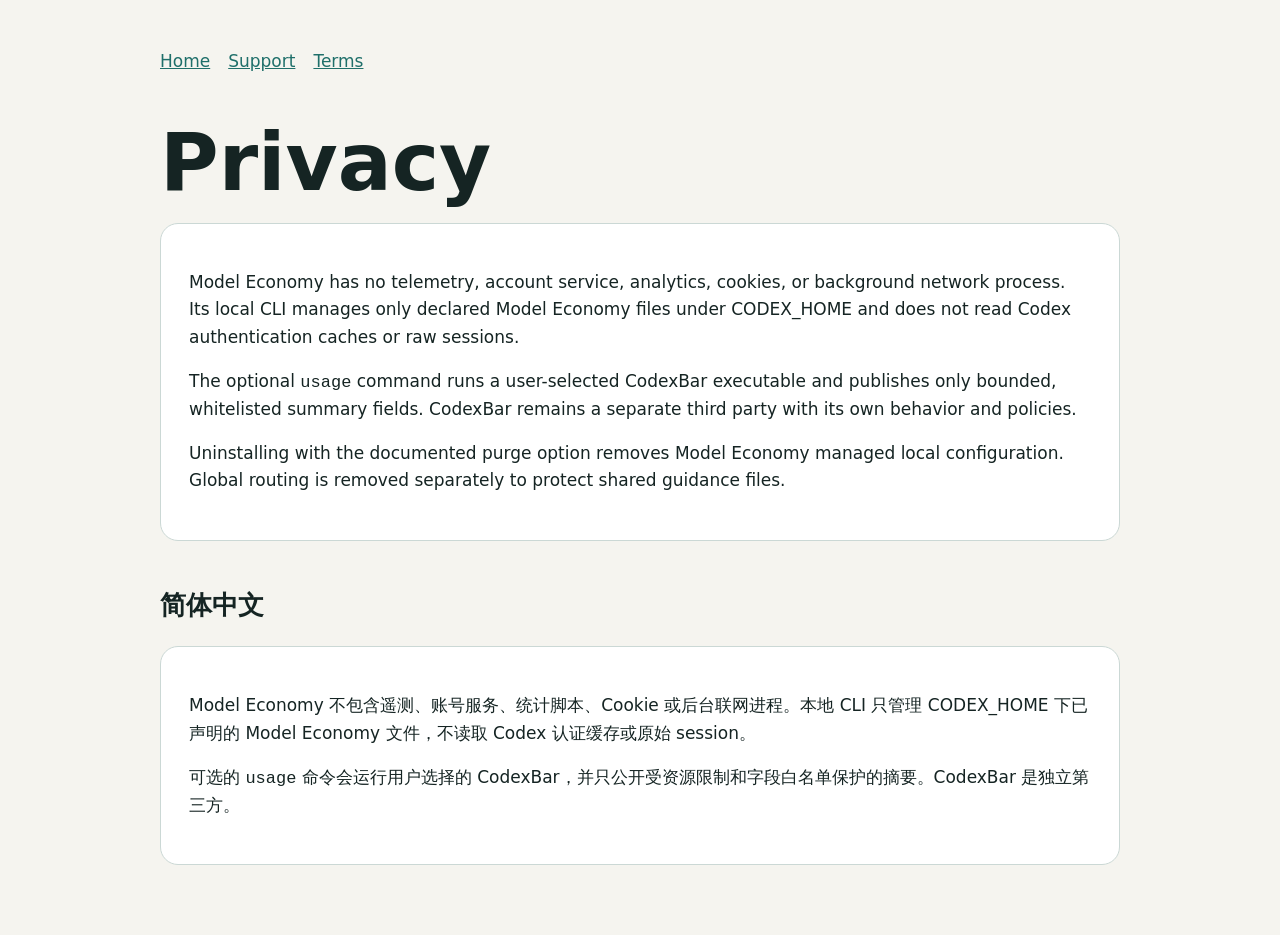
<file: site/privacy/index.html>
<!doctype html><html lang="en"><head><meta charset="utf-8"><meta name="viewport" content="width=device-width,initial-scale=1"><title>Privacy · Model Economy</title><link rel="stylesheet" href="../styles.css"></head><body><main><nav><a href="../">Home</a><a href="../support/">Support</a><a href="../terms/">Terms</a></nav><h1>Privacy</h1><div class="card"><p>Model Economy has no telemetry, account service, analytics, cookies, or background network process. Its local CLI manages only declared Model Economy files under CODEX_HOME and does not read Codex authentication caches or raw sessions.</p><p>The optional <code>usage</code> command runs a user-selected CodexBar executable and publishes only bounded, whitelisted summary fields. CodexBar remains a separate third party with its own behavior and policies.</p><p>Uninstalling with the documented purge option removes Model Economy managed local configuration. Global routing is removed separately to protect shared guidance files.</p></div><h2>简体中文</h2><div class="card"><p>Model Economy 不包含遥测、账号服务、统计脚本、Cookie 或后台联网进程。本地 CLI 只管理 CODEX_HOME 下已声明的 Model Economy 文件，不读取 Codex 认证缓存或原始 session。</p><p>可选的 <code>usage</code> 命令会运行用户选择的 CodexBar，并只公开受资源限制和字段白名单保护的摘要。CodexBar 是独立第三方。</p></div></main></body></html>
</file>
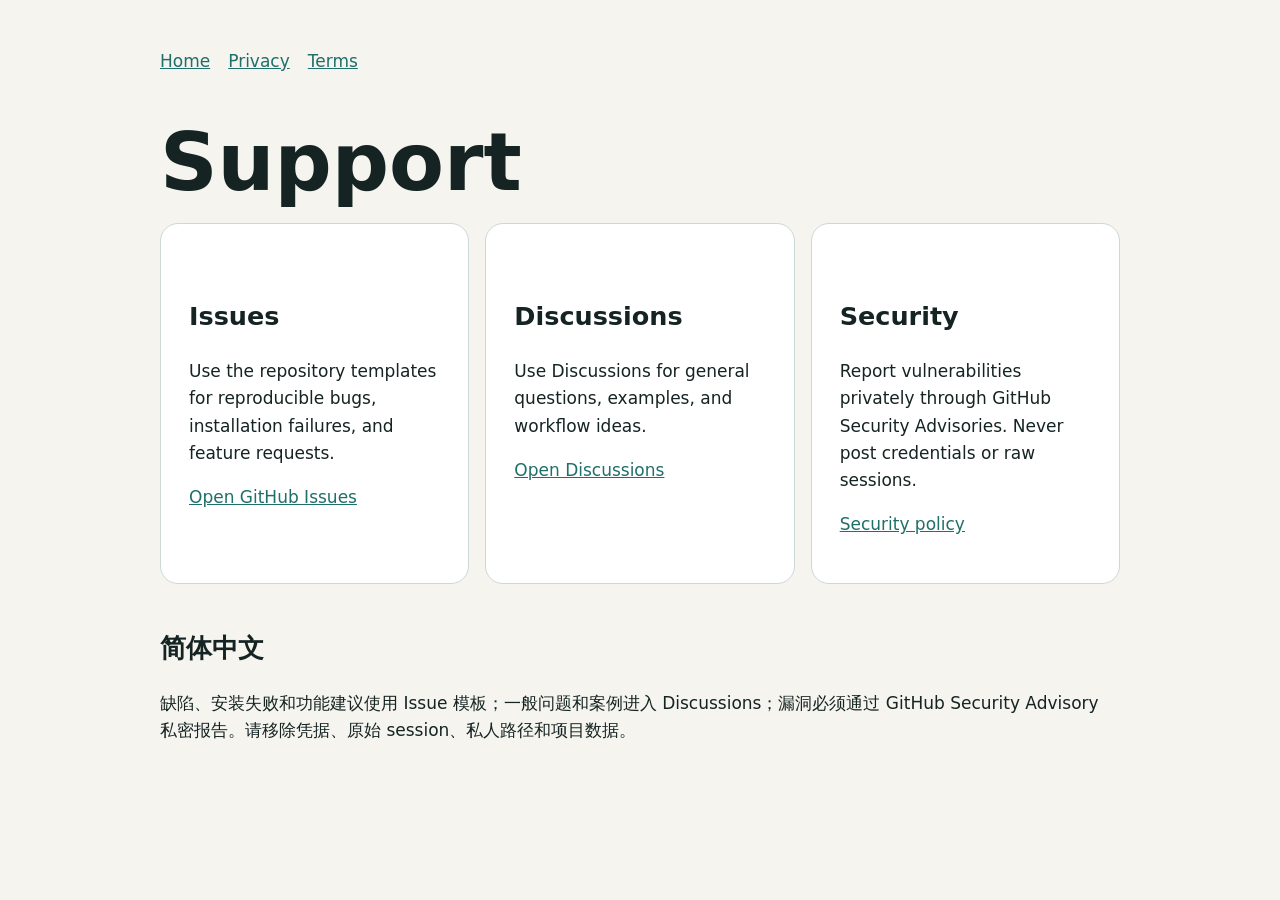
<file: site/support/index.html>
<!doctype html><html lang="en"><head><meta charset="utf-8"><meta name="viewport" content="width=device-width,initial-scale=1"><title>Support · Model Economy</title><link rel="stylesheet" href="../styles.css"></head><body><main><nav><a href="../">Home</a><a href="../privacy/">Privacy</a><a href="../terms/">Terms</a></nav><h1>Support</h1><div class="grid"><div class="card"><h2>Issues</h2><p>Use the repository templates for reproducible bugs, installation failures, and feature requests.</p><p><a href="https://github.com/BottleYo/model-economy/issues">Open GitHub Issues</a></p></div><div class="card"><h2>Discussions</h2><p>Use Discussions for general questions, examples, and workflow ideas.</p><p><a href="https://github.com/BottleYo/model-economy/discussions">Open Discussions</a></p></div><div class="card"><h2>Security</h2><p>Report vulnerabilities privately through GitHub Security Advisories. Never post credentials or raw sessions.</p><p><a href="https://github.com/BottleYo/model-economy/security/policy">Security policy</a></p></div></div><h2>简体中文</h2><p>缺陷、安装失败和功能建议使用 Issue 模板；一般问题和案例进入 Discussions；漏洞必须通过 GitHub Security Advisory 私密报告。请移除凭据、原始 session、私人路径和项目数据。</p></main></body></html>
</file>
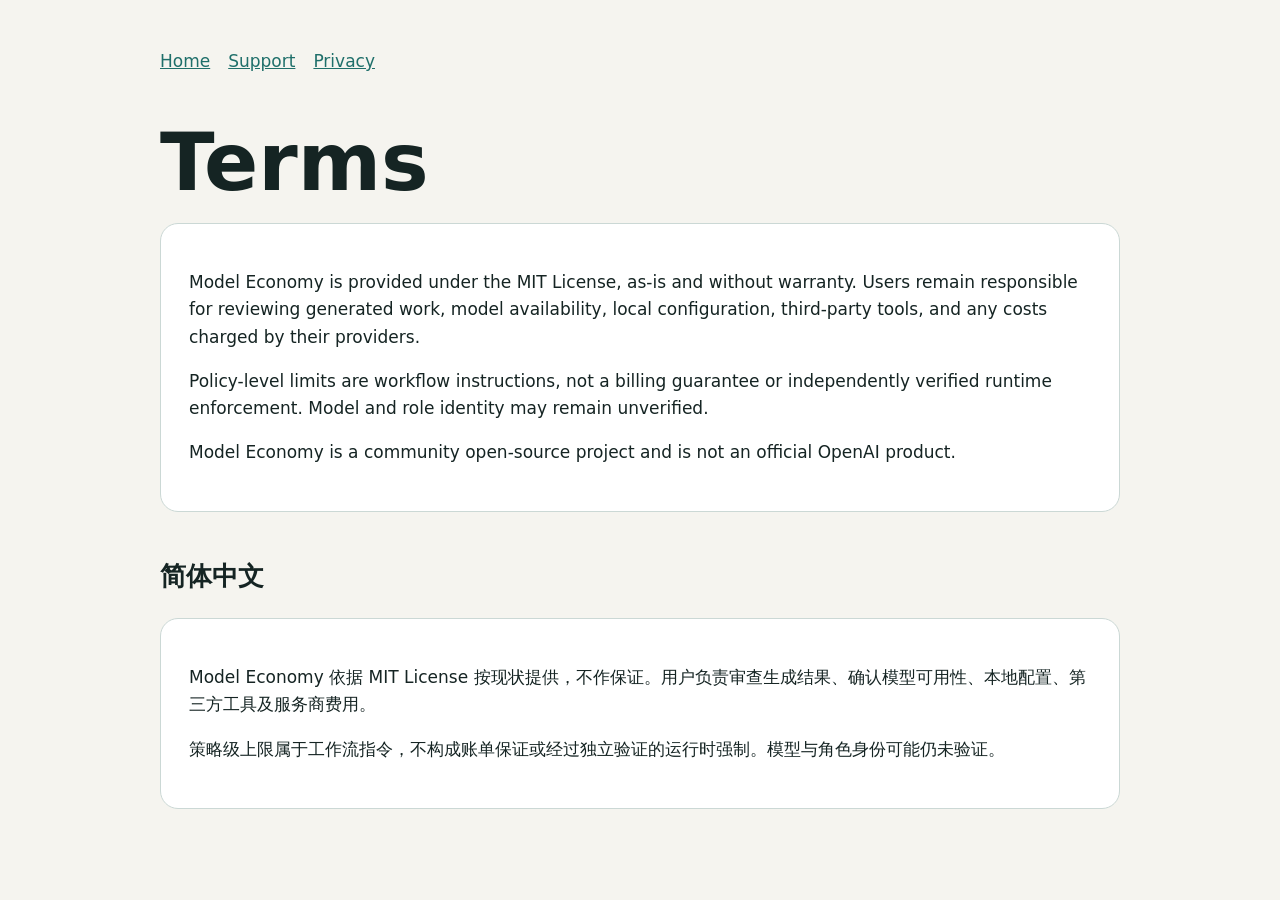
<file: site/terms/index.html>
<!doctype html><html lang="en"><head><meta charset="utf-8"><meta name="viewport" content="width=device-width,initial-scale=1"><title>Terms · Model Economy</title><link rel="stylesheet" href="../styles.css"></head><body><main><nav><a href="../">Home</a><a href="../support/">Support</a><a href="../privacy/">Privacy</a></nav><h1>Terms</h1><div class="card"><p>Model Economy is provided under the MIT License, as-is and without warranty. Users remain responsible for reviewing generated work, model availability, local configuration, third-party tools, and any costs charged by their providers.</p><p>Policy-level limits are workflow instructions, not a billing guarantee or independently verified runtime enforcement. Model and role identity may remain unverified.</p><p>Model Economy is a community open-source project and is not an official OpenAI product.</p></div><h2>简体中文</h2><div class="card"><p>Model Economy 依据 MIT License 按现状提供，不作保证。用户负责审查生成结果、确认模型可用性、本地配置、第三方工具及服务商费用。</p><p>策略级上限属于工作流指令，不构成账单保证或经过独立验证的运行时强制。模型与角色身份可能仍未验证。</p></div></main></body></html>
</file>
<file: site/styles.css>
:root {
  color-scheme: light dark;
  --bg: #f5f4ef;
  --panel: #ffffff;
  --text: #152423;
  --muted: #526765;
  --brand: #1f6f6a;
  --line: #cbd8d5;
}

@media (prefers-color-scheme: dark) {
  :root { --bg: #0f1716; --panel: #172220; --text: #edf6f4; --muted: #abc0bc; --line: #34514c; }
}

* { box-sizing: border-box; }
body { margin: 0; background: var(--bg); color: var(--text); font: 17px/1.6 system-ui, -apple-system, BlinkMacSystemFont, "Segoe UI", sans-serif; }
main { width: min(960px, calc(100% - 32px)); margin: 0 auto; padding: 48px 0 72px; }
nav { display: flex; gap: 18px; flex-wrap: wrap; margin-bottom: 48px; }
a { color: var(--brand); }
.hero, .card { background: var(--panel); border: 1px solid var(--line); border-radius: 18px; padding: 28px; }
.hero img { width: min(100%, 720px); display: block; margin: 24px auto 0; border-radius: 12px; }
img { max-width: 100%; height: auto; }
h1 { font-size: clamp(2.4rem, 8vw, 5rem); line-height: 1; margin: 0 0 20px; }
h2 { margin-top: 44px; }
.tag { color: var(--brand); font-weight: 700; letter-spacing: .08em; text-transform: uppercase; }
.muted { color: var(--muted); }
.grid { display: grid; grid-template-columns: repeat(auto-fit, minmax(240px, 1fr)); gap: 16px; }
code { overflow-wrap: anywhere; }
footer { color: var(--muted); margin-top: 48px; border-top: 1px solid var(--line); padding-top: 24px; }
</file>
